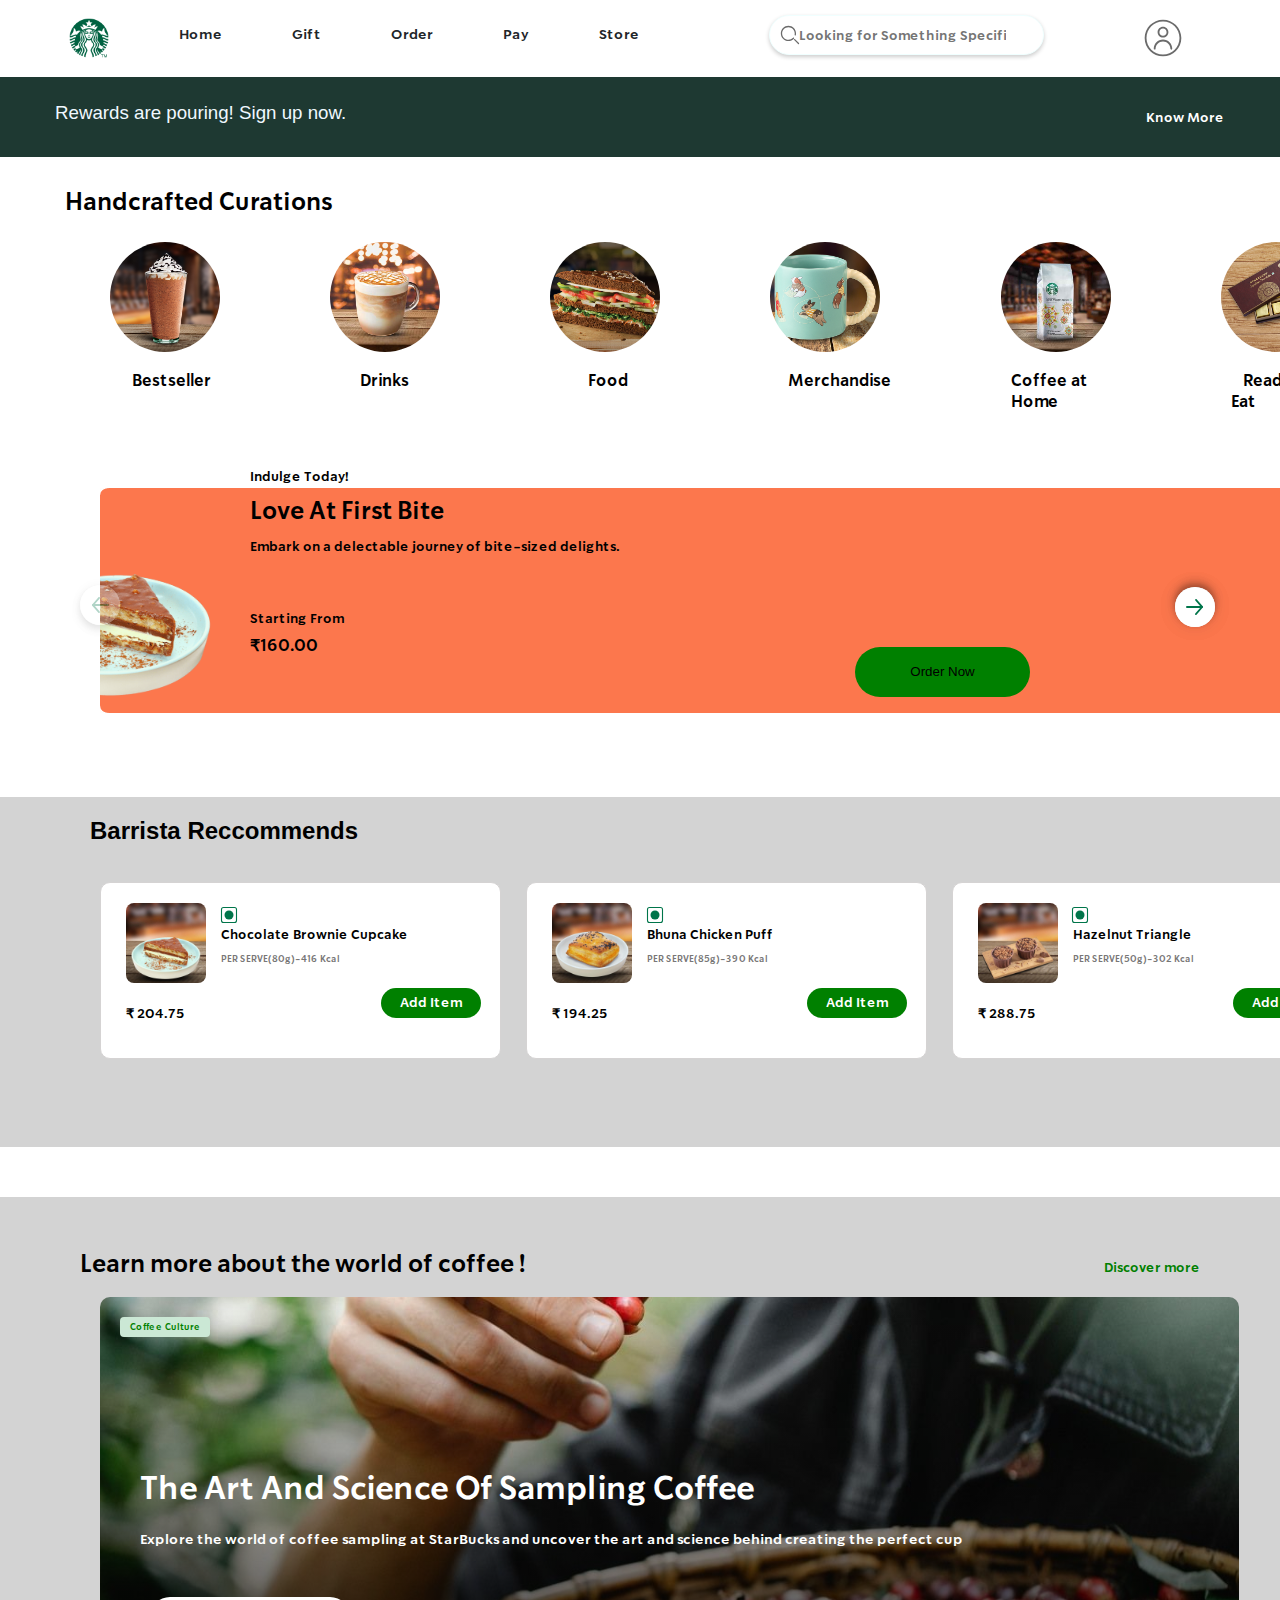
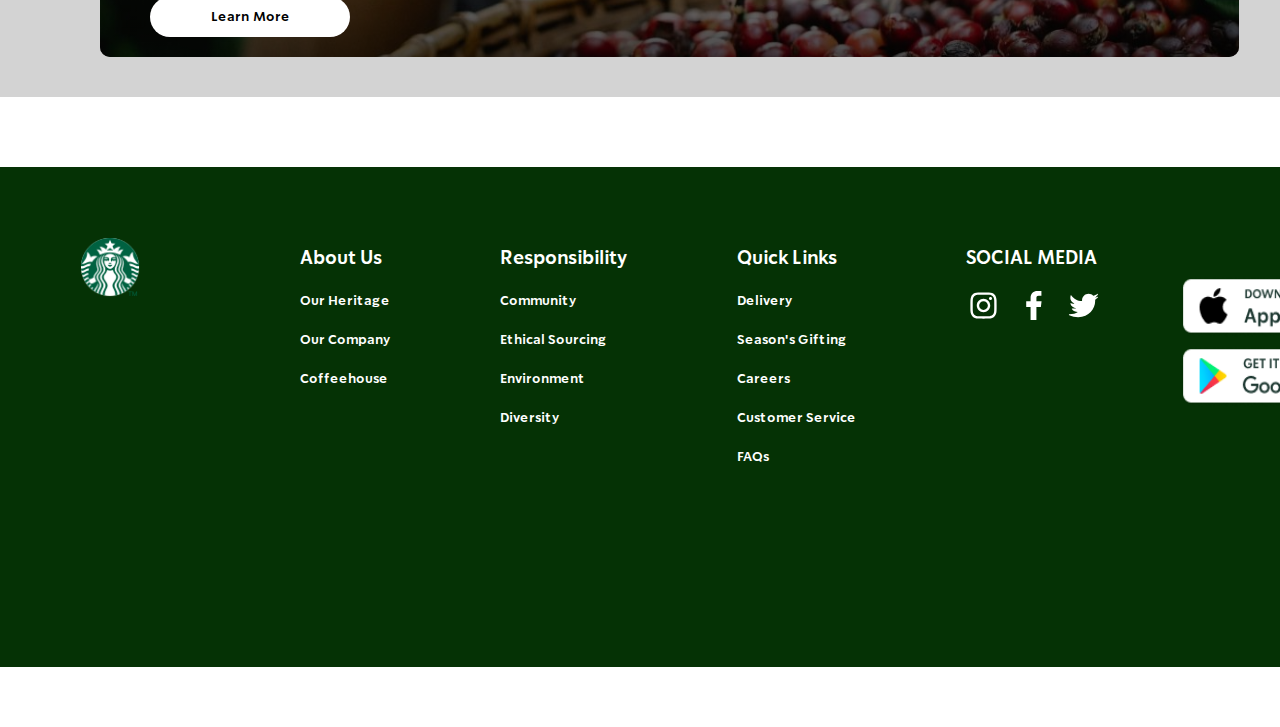
<file: index.html>
<!DOCTYPE html>
<html lang="en">
<head>
    <meta charset="UTF-8">
    <meta name="viewport" content="width=device-width, initial-scale=1.0">
    <title>StarBucks</title>
    <link rel="stylesheet" href="styles.css">
</head>
<body>
    <div class="topdiv">
        <a href="" title="StarBucks logo"><img src="starbucks res\logo.png" alt="cannot find server"></a>
       <a href=""> <div class="topdivtxt">Home</div></a>
       <a href=""><div class="topdivtxt">Gift</div></a> 
       <a href=""><div class="topdivtxt">Order</div></a> 
        <a href=""><div class="topdivtxt">Pay</div></a>
        <a href=""><div class="topdivtxt">Store</div></a>
        <div id="serchbox">
            <input type="search" placeholder="&nbsp;&nbsp;&nbsp;&nbsp;&nbsp;&nbsp;&nbsp;&nbsp;&nbsp;Looking for Something Specific ?">
        </div>
        <img src="starbucks res\account_thin.svg" >
    </div>
    <div id="topgreenrectangle">
        <h3>Rewards are pouring! Sign up now.</h3>
        <button>Know More</button>
    </div>
    <h2 id="handcrafted">Handcrafted Curations</h2>
    <div id="tophorizondalimgs">
        <div class="img1">
            <img src="starbucks res\Bestseller.jpg" alt="">
            <p>&nbsp;&nbsp;&nbsp;Bestseller</p>
        </div>
        <div class="img1">
            <img src="starbucks res\Drinks.jpg" alt="">
            <p>&nbsp;&nbsp;&nbsp;&nbsp;&nbsp;Drinks</p>
        </div>
        <div class="img1">
            <img src="starbucks res\Food.jpg" alt="">
            <p>&nbsp;&nbsp;&nbsp;&nbsp;&nbsp;&nbsp;&nbsp;Food</p>
        </div>
        <div class="img1">
            <img src="starbucks res\Merchandise.jpg" alt="">
            <p>&nbsp;&nbsp;Merchandise</p>
        </div>
        <div class="img1">
            <img src="starbucks res\CoffeeAtHome.jpg" alt="">
            <p>Coffee at Home</p>
        </div>
        <div class="img1">
            <img src="starbucks res\ReadyToEat.jpg" alt="">
            <p>&nbsp;&nbsp;&nbsp;Ready to Eat</p>
        </div>                    
    </div>
    <div id="loveatfirstbite">
        <img src="starbucks res\leftswipe.svg" alt="" id="leftswipe">
        <img src="starbucks res\leftswipe.svg" alt="" id="rightswipe">
        <img src="starbucks res\Rectangle_749_1_ad236cc780.png" alt="" id="orangeimg">
        <img src="starbucks res\7_1_793a1d6e49.png" alt="" id="overlayedimg">
        <button id="ordernow">Order Now</button>
    </div>
    <div id="overlayedtxt">
       <h5>Indulge Today!</h5>
      <h2>Love At First Bite</h2>
       <h5> Embark on a delectable journey of bite-sized delights.</h5><br>
       <h5 id="startingfrm">Starting From</h5>
        <h4>₹160.00</h4>
    </div>
    <div id="greycontainer">
        <a href="">View Menu</a>
        <h2>Barrista Reccommends</h2>
        <img src="starbucks res\greyleafright.svg" alt="">
        <div class="reccommends">
            <div class="recpic" style="background-image: url('starbucks res/112595.webp'); background-size: cover; background-position: center;">
            </div>
            <img src="starbucks res\veg.svg" alt="" class="vegornon">
            <h3>Chocolate Brownie Cupcake</h3>
            <h5>PER SERVE(80g)-416 Kcal</h5>
            <h4 class="rs">₹ 204.75</h4>
            <button>Add Item</button>
        </div>
        <div class="reccommends">
            <div class="recpic" style="background-image: url('starbucks res/112601.webp'); background-size: cover; background-position: center;">
            </div>
            <img src="starbucks res\veg.svg" alt="" class="vegornon">
            <h3>Bhuna Chicken Puff</h3>
            <h5>PER SERVE(85g)-390 Kcal</h5>
            <h4 class="rs">₹ 194.25</h4>
            <button>Add Item</button>
        </div>
        <div class="reccommends">
            <div class="recpic" style="background-image: url('starbucks res/113008.webp'); background-size: cover; background-position: center;">
            </div>
            <img src="starbucks res\veg.svg" alt="" class="vegornon">
            <h3>Hazelnut Triangle</h3>
            <h5>PER SERVE(50g)-302 Kcal</h5>
            <h4 class="rs">₹ 288.75</h4>
            <button>Add Item</button>
        </div>
    </div>
    <div id="greylargbox">
        <h2>Learn more about the world of coffee !</h2>
        <div class="larggreyimg" style="background-image: url('starbucks res/web_ab5a0057ab.jpg'); background-size: cover; background-position: center;">
        <div class="transparentlyr"></div>
        <h1 id="artandscience">The Art And Science Of Sampling Coffee</h1>
        <h6 id="worldofcoffee">Explore the world of coffee sampling at StarBucks and uncover the art and science behind creating the perfect cup</h6>
        <button>Learn More</button>
        <button id="cofeeculture">Coffee Culture</button>
        </div>
        <h5>Discover more</h5>
    </div>
    <div id="bottomgreenbox">
        <img src="starbucks res\logo.png" alt="">
        <div class="bottomtxt">
            <h3>About Us</h3>
            <h5>Our Heritage</h5>
            <h5>Our Company</h5>
            <h5>Coffeehouse</h5>
        </div>
        <div class="bottomtxt">
            <h3>Responsibility</h3>
            <h5>Community</h5>
            <h5>Ethical Sourcing</h5>
            <h5>Environment</h5>
            <h5>Diversity</h5>
        </div>
        <div class="bottomtxt">
            <h3>Quick Links</h3>
            <h5>Delivery</h5>
            <h5>Season's Gifting</h5>
            <h5>Careers</h5>
            <h5>Customer Service</h5>
            <h5>FAQs</h5>
        </div>
        <div class="bottomtxt">
            <h3>SOCIAL MEDIA</h3>
            <div id="socialmedia">
                <img src="starbucks res\instagram.svg" alt="">
                <img src="starbucks res\facebook.svg" alt="">
                <img src="starbucks res\twitter.svg" alt="">
            </div>
        </div>
            <img src="starbucks res\appstoreiOS.png" alt="" id="ios" width="200px">
            <img src="starbucks res\appstoreAndroid.png" alt="" id="android">
    </div>
</body>
</html>
</file>
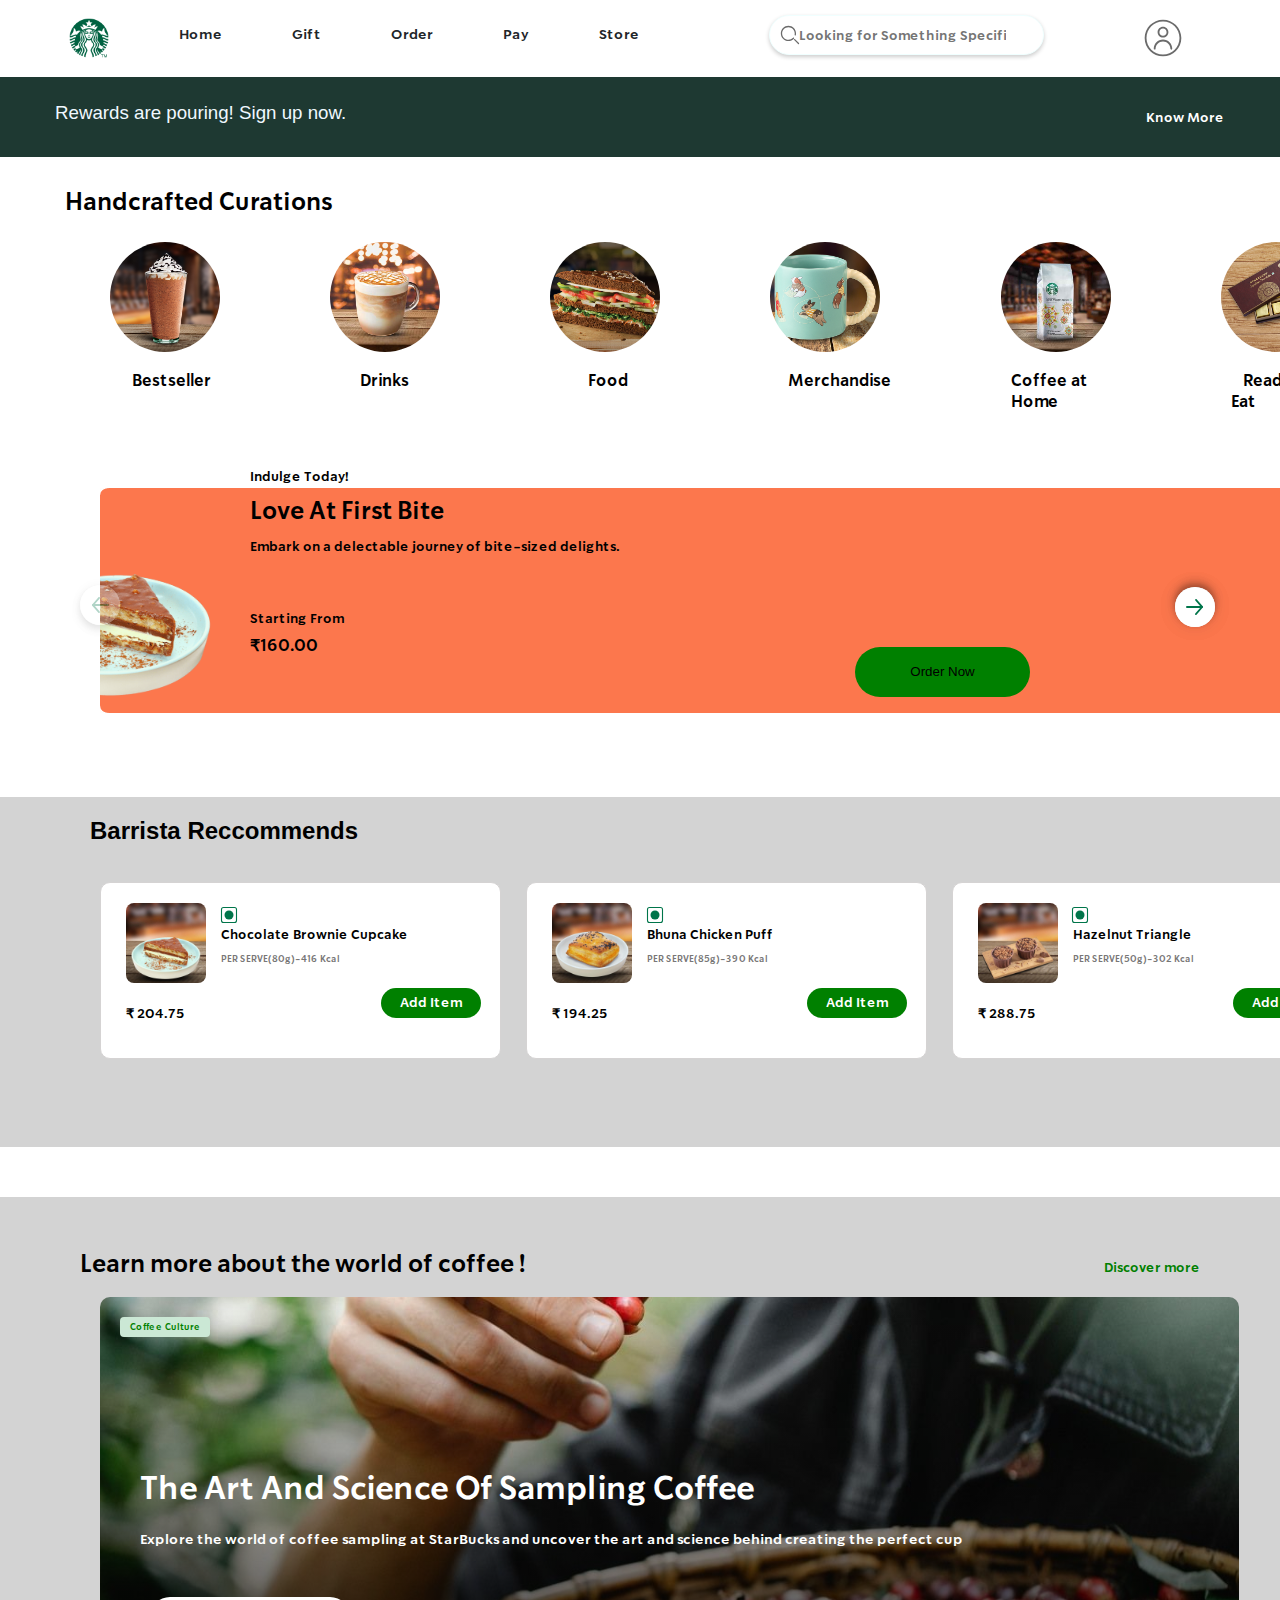
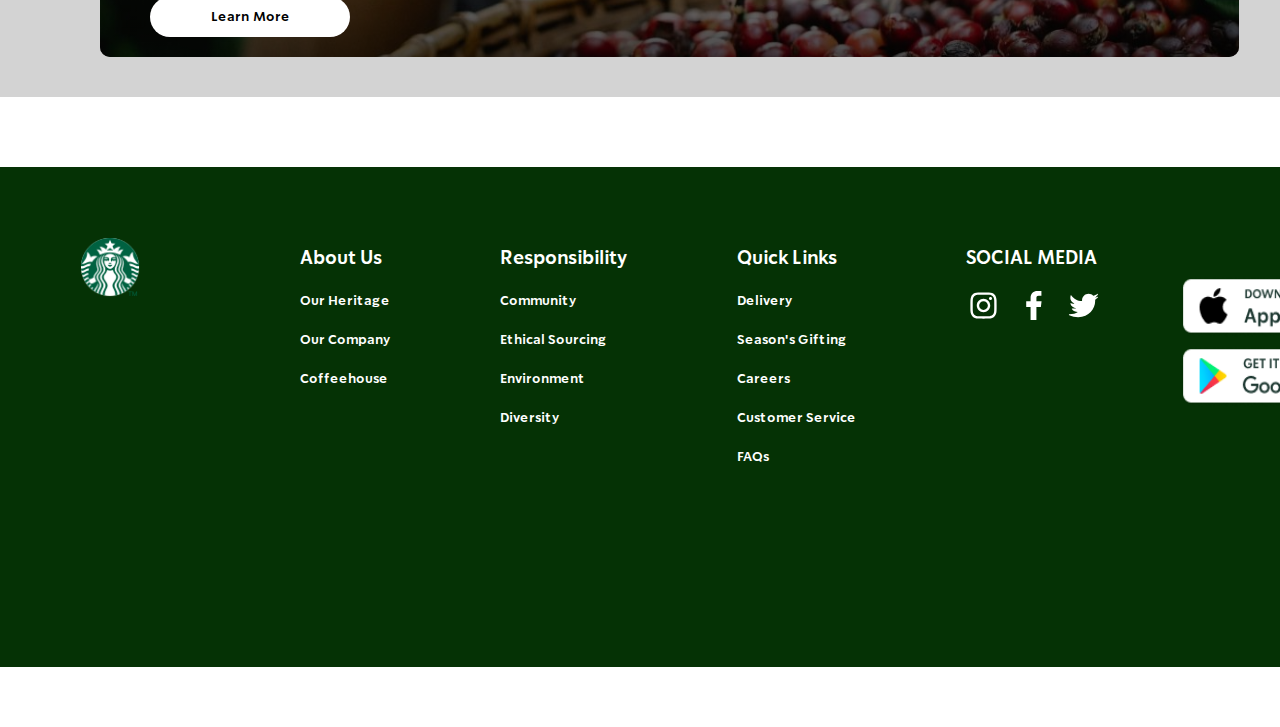
<file: starbucks.html>
<!DOCTYPE html>
<html lang="en">
<head>
    <meta charset="UTF-8">
    <meta name="viewport" content="width=device-width, initial-scale=1.0">
    <title>StarBucks</title>
    <link rel="stylesheet" href="styles.css">
</head>
<body>
    <div class="topdiv">
        <a href="" title="StarBucks logo"><img src="starbucks res\logo.png" alt="cannot find server"></a>
       <a href=""> <div class="topdivtxt">Home</div></a>
       <a href=""><div class="topdivtxt">Gift</div></a> 
       <a href=""><div class="topdivtxt">Order</div></a> 
        <a href=""><div class="topdivtxt">Pay</div></a>
        <a href=""><div class="topdivtxt">Store</div></a>
        <div id="serchbox">
            <input type="search" placeholder="&nbsp;&nbsp;&nbsp;&nbsp;&nbsp;&nbsp;&nbsp;&nbsp;&nbsp;Looking for Something Specific ?">
        </div>
        <img src="starbucks res\account_thin.svg" >
    </div>
    <div id="topgreenrectangle">
        <h3>Rewards are pouring! Sign up now.</h3>
        <button>Know More</button>
    </div>
    <h2 id="handcrafted">Handcrafted Curations</h2>
    <div id="tophorizondalimgs">
        <div class="img1">
            <img src="starbucks res\Bestseller.jpg" alt="">
            <p>&nbsp;&nbsp;&nbsp;Bestseller</p>
        </div>
        <div class="img1">
            <img src="starbucks res\Drinks.jpg" alt="">
            <p>&nbsp;&nbsp;&nbsp;&nbsp;&nbsp;Drinks</p>
        </div>
        <div class="img1">
            <img src="starbucks res\Food.jpg" alt="">
            <p>&nbsp;&nbsp;&nbsp;&nbsp;&nbsp;&nbsp;&nbsp;Food</p>
        </div>
        <div class="img1">
            <img src="starbucks res\Merchandise.jpg" alt="">
            <p>&nbsp;&nbsp;Merchandise</p>
        </div>
        <div class="img1">
            <img src="starbucks res\CoffeeAtHome.jpg" alt="">
            <p>Coffee at Home</p>
        </div>
        <div class="img1">
            <img src="starbucks res\ReadyToEat.jpg" alt="">
            <p>&nbsp;&nbsp;&nbsp;Ready to Eat</p>
        </div>                    
    </div>
    <div id="loveatfirstbite">
        <img src="starbucks res\leftswipe.svg" alt="" id="leftswipe">
        <img src="starbucks res\leftswipe.svg" alt="" id="rightswipe">
        <img src="starbucks res\Rectangle_749_1_ad236cc780.png" alt="" id="orangeimg">
        <img src="starbucks res\7_1_793a1d6e49.png" alt="" id="overlayedimg">
        <button id="ordernow">Order Now</button>
    </div>
    <div id="overlayedtxt">
       <h5>Indulge Today!</h5>
      <h2>Love At First Bite</h2>
       <h5> Embark on a delectable journey of bite-sized delights.</h5><br>
       <h5 id="startingfrm">Starting From</h5>
        <h4>₹160.00</h4>
    </div>
    <div id="greycontainer">
        <a href="">View Menu</a>
        <h2>Barrista Reccommends</h2>
        <img src="starbucks res\greyleafright.svg" alt="">
        <div class="reccommends">
            <div class="recpic" style="background-image: url('starbucks res/112595.webp'); background-size: cover; background-position: center;">
            </div>
            <img src="starbucks res\veg.svg" alt="" class="vegornon">
            <h3>Chocolate Brownie Cupcake</h3>
            <h5>PER SERVE(80g)-416 Kcal</h5>
            <h4 class="rs">₹ 204.75</h4>
            <button>Add Item</button>
        </div>
        <div class="reccommends">
            <div class="recpic" style="background-image: url('starbucks res/112601.webp'); background-size: cover; background-position: center;">
            </div>
            <img src="starbucks res\veg.svg" alt="" class="vegornon">
            <h3>Bhuna Chicken Puff</h3>
            <h5>PER SERVE(85g)-390 Kcal</h5>
            <h4 class="rs">₹ 194.25</h4>
            <button>Add Item</button>
        </div>
        <div class="reccommends">
            <div class="recpic" style="background-image: url('starbucks res/113008.webp'); background-size: cover; background-position: center;">
            </div>
            <img src="starbucks res\veg.svg" alt="" class="vegornon">
            <h3>Hazelnut Triangle</h3>
            <h5>PER SERVE(50g)-302 Kcal</h5>
            <h4 class="rs">₹ 288.75</h4>
            <button>Add Item</button>
        </div>
    </div>
    <div id="greylargbox">
        <h2>Learn more about the world of coffee !</h2>
        <div class="larggreyimg" style="background-image: url('starbucks res/web_ab5a0057ab.jpg'); background-size: cover; background-position: center;">
        <div class="transparentlyr"></div>
        <h1 id="artandscience">The Art And Science Of Sampling Coffee</h1>
        <h6 id="worldofcoffee">Explore the world of coffee sampling at StarBucks and uncover the art and science behind creating the perfect cup</h6>
        <button>Learn More</button>
        <button id="cofeeculture">Coffee Culture</button>
        </div>
        <h5>Discover more</h5>
    </div>
    <div id="bottomgreenbox">
        <img src="starbucks res\logo.png" alt="">
        <div class="bottomtxt">
            <h3>About Us</h3>
            <h5>Our Heritage</h5>
            <h5>Our Company</h5>
            <h5>Coffeehouse</h5>
        </div>
        <div class="bottomtxt">
            <h3>Responsibility</h3>
            <h5>Community</h5>
            <h5>Ethical Sourcing</h5>
            <h5>Environment</h5>
            <h5>Diversity</h5>
        </div>
        <div class="bottomtxt">
            <h3>Quick Links</h3>
            <h5>Delivery</h5>
            <h5>Season's Gifting</h5>
            <h5>Careers</h5>
            <h5>Customer Service</h5>
            <h5>FAQs</h5>
        </div>
        <div class="bottomtxt">
            <h3>SOCIAL MEDIA</h3>
            <div id="socialmedia">
                <img src="starbucks res\instagram.svg" alt="">
                <img src="starbucks res\facebook.svg" alt="">
                <img src="starbucks res\twitter.svg" alt="">
            </div>
        </div>
            <img src="starbucks res\appstoreiOS.png" alt="" id="ios" width="200px">
            <img src="starbucks res\appstoreAndroid.png" alt="" id="android">
    </div>
</body>
</html>
</file>
<file: styles.css>
@font-face {
    font-family: 'SoDoSans-SemiBold';
    src: url('starbucks res/SoDoSans-SemiBold.woff');
}

@font-face{
    font-family: 'SoDoSans-Bold';
    src: url('starbucks res/SoDoSans-Bold.eot');
}

img{
    cursor: pointer;
}

button{
    cursor: pointer;
    outline: none;
    border: none;
    transition: filter 0.3s ease-in-out;
}

button:hover{
    filter: brightness(0.7);
}

a{
    text-decoration: none;
    color: inherit;

}

.topdiv{
    position: sticky;
    top: 0;
    height: 77px;
    width: 100%;
    display: flex;
    font-size: 14px;
    color: #212529;
    font-weight: 100;
    z-index: 5;
    background-color: white;
}

.topdiv img{
    margin-left: 69px;
    height: 40px;
    width: 40px;
    position: relative;
    margin-top: 18px;
}

.topdivtxt{
    position: relative;
    margin-left: 70px;
    margin-top: 25px;
    font-family: SoDoSans-SemiBold, Helvetica, sans-serif;

}

#serchbox{
    position: relative;
    margin-left: 130px;
    margin-top: 15px;
    height: 40px;
    margin-right: 30px;
}

#serchbox input{
    box-shadow: 0 2px 4px rgba(0, 0, 0, 0.2);
    height: 40px;
  border: 0.1px solid;
  border-color: azure;
  border-radius: 20px;
  width: 275px;
  background-image: url("starbucks res/search.svg");
  background-position: 10px;
  background-repeat: no-repeat;
  background-size: 20px 20px;
  padding-right: 24px;
  font-family: SoDoSans-SemiBold, Helvetica, sans-serif;
}

#topgreenrectangle{
    background-color: rgb(30,57,50);
    display: flex;
    flex-direction: row;
    justify-content: space-between;
    height: 70px;
    width: 100%;
    padding-top: 10px;
}

#topgreenrectangle h3{
    font-family: SoDoSans-Bold, Helvetica, sans-serif;
    color: aliceblue;
    margin-top: 15px;
    margin-left: 55px;
    font-weight: lighter;
}

#topgreenrectangle button{
    margin-top: 15px;
    margin-right: 45px;
    background-color: rgba(0, 0, 0, 0);
    color: white;
    font-family: SoDoSans-SemiBold, Helvetica, sans-serif;
    height: 30px;
    width: 100px;
    border-radius: 15px;
    border-color: white;
}

body{
    margin: 0;
}

#handcrafted{
    margin-top: 30px;
    margin-left: 65px;
    font-family: SoDoSans-SemiBold, Helvetica, sans-serif;
}

#tophorizondalimgs{
    position: relative;
    display: flex;
}

.img1 img{
    position: relative;
    height: 110px;
    width: 110px;
    margin-left: 110px;
    margin-top: 4px;
    border-radius: 55px;
    transition: transform 0.3s ease-in-out;
}

.img1 img:hover{
    transform: scaleZ(-3.5);
}

.img1 p{
    position: relative;
    margin-left: 120px;
    margin-top: 14px;
    font-family: SoDoSans-SemiBold, Helvetica, sans-serif;
}

#loveatfirstbite{
    margin-top: 60px;
    margin-left: 100px;
    margin-bottom: 80px;
    position: relative;
}

#leftswipe{
    position: absolute;
    top: 80px;
    left: -38px;
    size: 10px;
    z-index: 4;
    opacity: 0.3;
}

#rightswipe{
    position: absolute;
    top: 80px;
    right: 47px;
    size: 10px;
    z-index: 4;
    transform: rotate(180deg);
}


#overlayedimg{
    height: 225px;
    width: 1500;
}

#orangeimg{
    height: 225px;
    width: 1280px;
}

#overlayedtxt h5{
    font-family: SoDoSans-SemiBold, Helvetica, sans-serif ;
    line-height: 10px;
}

#overlayedtxt h2{
    font-family: SoDoSans-SemiBold, Helvetica, sans-serif ;
    line-height: 15px;
}

#overlayedtxt h5{
    font-family: SoDoSans-SemiBold, Helvetica, sans-serif ;
}

#startingfrm{
    font-weight: lighter;
    font-family: SoDoSans-SemiBold, Helvetica, sans-serif ;
    line-height: 0px;
}

#overlayedtxt h4{
    font-family: SoDoSans-SemiBold, Helvetica, sans-serif ;
    line-height: 0px;
}

#overlayedimg{
    position: absolute;
    top: 0;
    left: 0;
    height: 50;
    width: 50;
}

#overlayedtxt{
    position: absolute;
    top: 450px;
    left: 250px;
}

#ordernow{
    position: absolute;
    background-color: green;
    bottom: 20px;
    right: 250px;
    height: 50px;
    width: 175px;
    border-radius: 25px;
}

#greycontainer{
    padding-left: 90px;
    display: flex;
    width: 1375px; /* the full width in pixels */
    height: 350px;
    background-color: lightgray;
    position: relative;
    align-content: center;
}

#greycontainer h2{
    font-family: SoDoSans-Bold, Helvetica, sans-serif;
    position: absolute;
}

#greycontainer img{
position: absolute;
top: 0;
right: 0;
height: 75px;
width: 75px;
}

#greycontainer a{
    color: green;
    font-weight: bold;
    font-family: SoDoSans-SemiBold, Helvetica, sans-serif ;
    font-size: small;
    position: absolute;
    top: 25px;
    right: 100px;
}

.reccommends{
    display: flex;
    position: relative;
    height: 50%;
    width: 29%;
    background-color: white;
    box-shadow: 7px;
    margin-left: 10px;
    margin-top: 85px;
    margin-right: 15px;
    border-radius: 10px;
    border: #d5d3d3 1px solid;
    font-family: SoDoSans-SemiBold, Helvetica, sans-serif ;
}

.reccommends h3{
    position: absolute;
    font-size: small;
    top: 30px;
    left: 120px;
}

.reccommends h4{
    position: absolute;
    font-size: small;
    top: 105px;
    left: 25px;
}

.reccommends h5{
    position: absolute;
    font-size: xx-small;
    color: rgb(119, 118, 118);
    top: 55px;
    left: 120px;
}

.reccommends button{
    position: absolute;
    font-family: SoDoSans-SemiBold, Helvetica, sans-serif;
    background-color: green;
    width: 100px;
    height: 30px;
    top: 105px;
    left: 280px;
    border-radius: 15px;
    color: white;
    box-shadow: 5px;
}

.recpic{
    margin-top: 20px;
    position: relative;
    left: 25px;
    height: 80px;
    width: 80px;
    border-radius: 8px;
}

.vegornon{
    position: absolute;
    margin-top: 22px;
    margin-right: 206px;
}

#greylargbox{
    font-family: SoDoSans-SemiBold, Helvetica, sans-serif;
    position: relative;
    margin-top: 50px;
    background-color: lightgray;
    width: 100%;
    height: 500px;
}

.larggreyimg{
    position: absolute;
    margin-left: 100px;
    margin-right: 100px;
    height: 360px;
    align-self: baseline;
    width: 89%;
    bottom: 40px;
    border-radius: 10px;
    transition: filter 0.3s ease-in-out;
}

.larggreyimg:hover{
    filter: brightness(70%);
}

.transparentlyr{
    position: absolute;
    top: 0;
    left: 0;
    background: linear-gradient(to top, rgba(0, 0, 0, 0.7), transparent);
    height: 360px;
    width: 100%;
    border-radius: 10px;
    color: azure;
}

#artandscience{
    color: white;
    position: absolute;
    top: 150px;
    left: 40px;
}

.larggreyimg button{
    font-family: SoDoSans-SemiBold, Helvetica, sans-serif;
    background-color: white;
    position: absolute;
    top: 300px;
    left: 50px;
    width: 200px;
    height: 40px;
    border-radius:20px;
    transition: filter 0.3s ease-in-out;
}

.larggreyimg button:hover{
    filter: brightness(70%);
}

#worldofcoffee{
    color: white;
    position: absolute;
    top: 200px;
    left: 40px;
    font-size: 14px;
    font-weight: 0;
}

#cofeeculture{
    width: 90px;
    height: 20px;
    background-color: rgb(203, 232, 213);
    color: green;
    position: absolute;
    top: 20px;
    left: 20px;
    font-size: xx-small;
    border-radius: 4px;
}

#greylargbox h2{
    position: absolute;
    font-weight: 900;
    top: 40px;
    left: 80px;
    line-height: 15px;
    margin-top: 20px;
}

#greylargbox h5{
    font-family: SoDoSans-SemiBold, Helvetica, sans-serif ;
    position: absolute;
    top: 40px;
    right: 80px;
    color: green;
}

#bottomgreenbox{
    position: relative;
    display: flex;
    width: 100%;
    margin-top: 70px;
    height: 500px;
    background-color: rgb(5, 50, 5);
}

#bottomgreenbox img{
    position: absolute;
    margin-top: 70px;
    left: 80px;
    height: 60px;
    width: 60px;
}

#bottomgreenbox .bottomtxt{
    position: relative;
    left: 300px;
    top: 60px;
}

.bottomtxt{
    margin-right: 110px;
}

.bottomtxt h3{
    cursor: pointer;
    font-family: SoDoSans-SemiBold, Helvetica, sans-serif ;color: white;
}

.bottomtxt h5{
    font-family: SoDoSans-SemiBold, Helvetica, sans-serif ;
    color: white;
    cursor: pointer;
}

#socialmedia{
    display: flex;
}

#socialmedia img{
    height: 35px;
    width: 35px;
    position: relative;
    margin-top: 0px;
    left: 0px;
    margin-right: 15px;
}

#bottomgreenbox #ios{
    position: absolute;
    top: 40px;
    margin-left: 1100px;
    width: 200px;
}

#bottomgreenbox #android{
    position: absolute;
    top: 110px;
    margin-left: 1100px;
    width: 200px;
}

.bottomtxt h5 {
    transition: filter 0.3s ease-in-out;
}

.bottomtxt h5:hover{
    filter: brightness(0.4);
}
</file>
